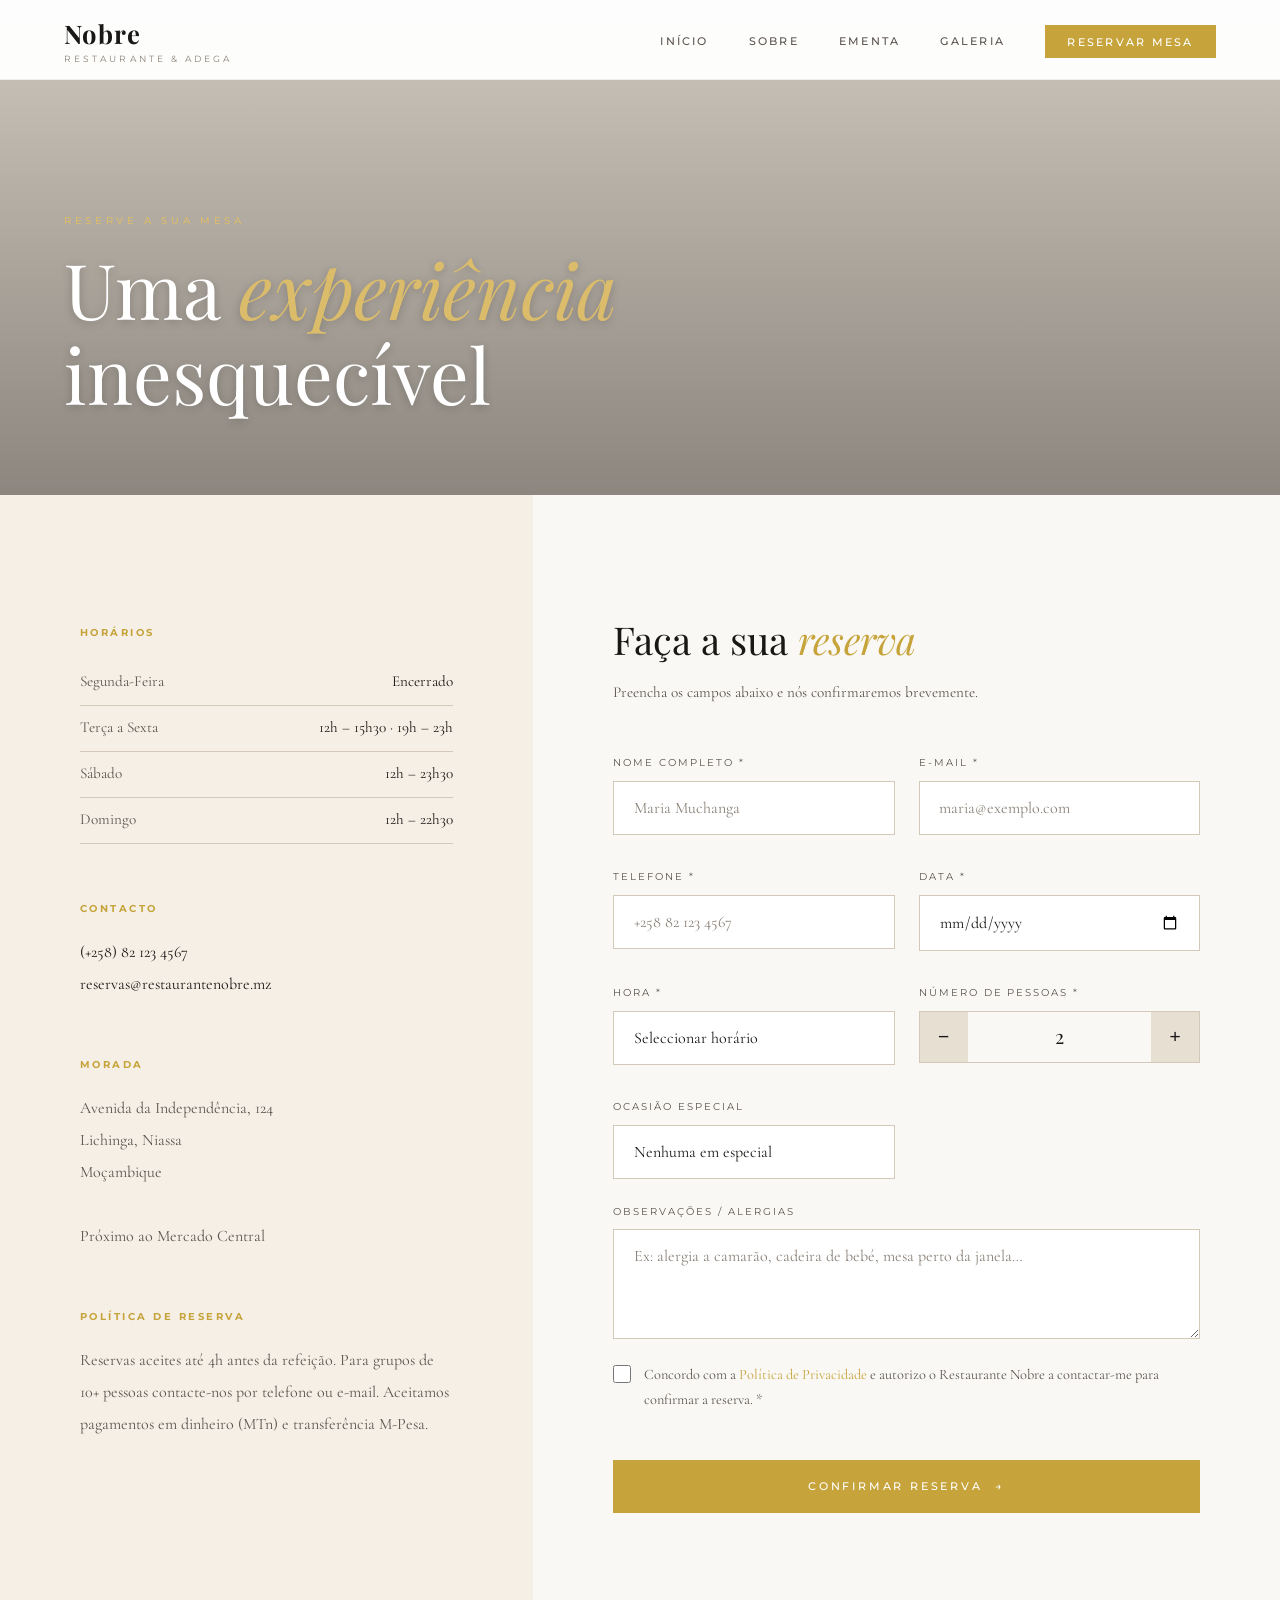
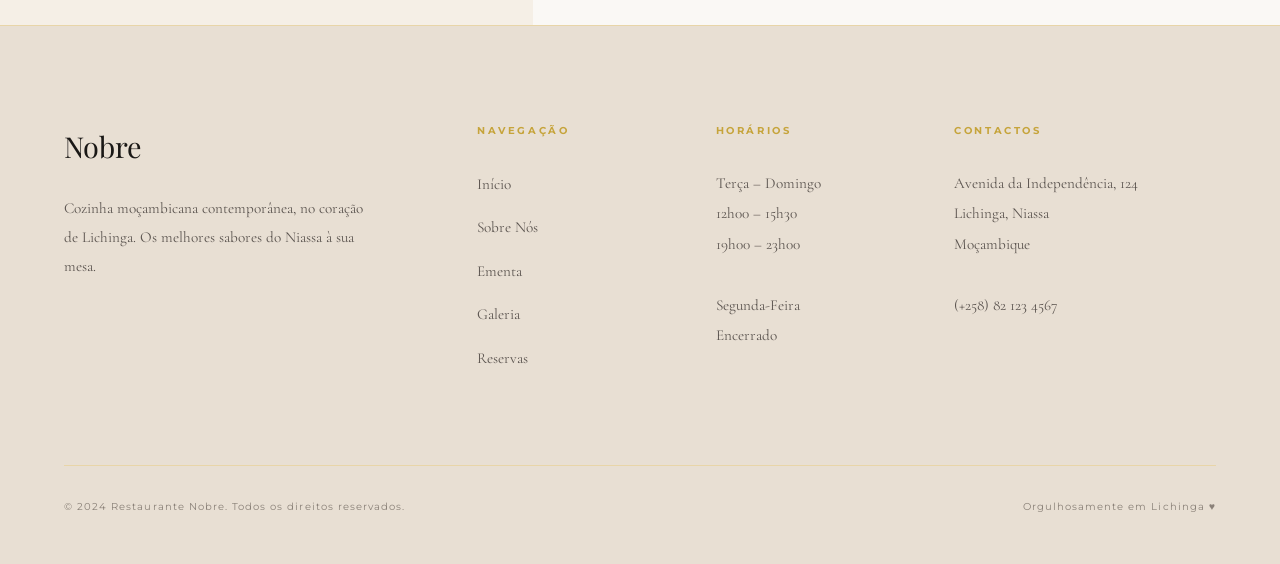
<file: reservas.html>
<!DOCTYPE html>
<html lang="pt">
<head>
  <meta charset="UTF-8" />
  <meta name="viewport" content="width=device-width, initial-scale=1.0" />
  <title>Reservas — Restaurante Nobre | Lichinga</title>
  <link rel="stylesheet" href="css/style.css" />
  <style>
    .reservas-hero-bg {
      background-image: url('https://images.unsplash.com/photo-1590859808308-3d2d9c515b1a?w=1800&q=80');
    }

    .reservas-main {
      display: grid;
      grid-template-columns: 1fr 1.4fr;
      min-height: 80vh;
    }

    .reservas-info {
      background: var(--creme);
      padding: 7rem 5rem;
      display: flex;
      flex-direction: column;
      justify-content: center;
    }

    .info-bloco {
      margin-bottom: 3.5rem;
    }

    .info-bloco h3 {
      font-family: var(--font-ui);
      font-size: 0.62rem;
      letter-spacing: 0.25em;
      text-transform: uppercase;
      color: var(--ouro);
      margin-bottom: 1.2rem;
    }

    .info-bloco p {
      font-size: 1rem;
      color: var(--cinza-escuro);
      line-height: 2;
    }

    .info-bloco a {
      color: var(--preto);
      text-decoration: none;
      transition: color 0.3s;
    }
    .info-bloco a:hover { color: var(--ouro); }

    .horario-lista { list-style: none; }

    .horario-lista li {
      display: flex;
      justify-content: space-between;
      font-size: 0.95rem;
      color: var(--cinza-escuro);
      padding: 0.6rem 0;
      border-bottom: 1px solid var(--bege);
    }

    .horario-lista li span:last-child { color: var(--preto); }

    .reservas-form-area {
      background: var(--off-white);
      padding: 7rem 5rem;
      position: relative;
    }

    .form-titulo {
      font-family: var(--font-display);
      font-size: clamp(1.8rem, 3vw, 2.5rem);
      font-weight: 400;
      color: var(--preto);
      margin-bottom: 0.5rem;
    }

    .form-titulo em { font-style: italic; color: var(--ouro); }

    .form-subtitulo {
      font-size: 0.95rem;
      color: var(--cinza-escuro);
      margin-bottom: 3rem;
    }

    .form-reserva {
      display: grid;
      grid-template-columns: 1fr 1fr;
      gap: 1.5rem;
    }

    .form-grupo {
      display: flex;
      flex-direction: column;
      gap: 0.6rem;
    }

    .form-grupo.full { grid-column: 1 / -1; }

    .form-grupo label {
      font-family: var(--font-ui);
      font-size: 0.62rem;
      letter-spacing: 0.2em;
      text-transform: uppercase;
      color: var(--cinza-escuro);
    }

    .form-grupo input,
    .form-grupo select,
    .form-grupo textarea {
      background: var(--branco);
      border: 1px solid var(--bege);
      color: var(--preto);
      font-family: var(--font-body);
      font-size: 1rem;
      padding: 1rem 1.2rem;
      outline: none;
      transition: border-color 0.3s, box-shadow 0.3s;
      width: 100%;
      border-radius: 0;
      appearance: none;
    }

    .form-grupo input:focus,
    .form-grupo select:focus,
    .form-grupo textarea:focus {
      border-color: var(--ouro);
      box-shadow: 0 0 0 2px rgba(198,164,59,0.1);
    }

    .form-grupo input::placeholder,
    .form-grupo textarea::placeholder {
      color: var(--cinza-medio);
    }

    .form-grupo select option {
      background: var(--branco);
      color: var(--preto);
    }

    .form-grupo textarea {
      resize: vertical;
      min-height: 110px;
    }

    .pessoas-input {
      display: flex;
      align-items: center;
      gap: 0;
      border: 1px solid var(--bege);
      overflow: hidden;
    }

    .pessoas-input button {
      background: var(--bege-claro);
      border: none;
      color: var(--preto);
      font-size: 1.2rem;
      width: 48px; height: 50px;
      cursor: pointer;
      transition: background 0.3s;
      flex-shrink: 0;
    }

    .pessoas-input button:hover { background: var(--bege); }

    .pessoas-num {
      flex: 1;
      text-align: center;
      font-family: var(--font-display);
      font-size: 1.2rem;
      color: var(--preto);
      background: transparent;
      border: none;
      padding: 0;
    }

    .form-check {
      display: flex;
      align-items: flex-start;
      gap: 0.8rem;
      grid-column: 1 / -1;
    }

    .form-check input[type="checkbox"] {
      width: 18px; height: 18px;
      flex-shrink: 0;
      accent-color: var(--ouro);
      margin-top: 2px;
    }

    .form-check label {
      font-family: var(--font-body);
      font-size: 0.9rem;
      color: var(--cinza-escuro);
      text-transform: none;
      letter-spacing: normal;
    }

    .form-check label a { color: var(--ouro); text-decoration: none; }

    .btn-enviar {
      grid-column: 1 / -1;
      background: var(--ouro);
      color: var(--branco);
      border: none;
      font-family: var(--font-ui);
      font-size: 0.7rem;
      font-weight: 500;
      letter-spacing: 0.25em;
      text-transform: uppercase;
      padding: 1.2rem 3rem;
      cursor: pointer;
      transition: all 0.3s;
      display: flex;
      align-items: center;
      justify-content: center;
      gap: 0.8rem;
      width: 100%;
    }

    .btn-enviar:hover { background: var(--ouro-claro); transform: translateY(-2px); }
    .btn-enviar:active { transform: translateY(0); }

    .form-grupo input.erro,
    .form-grupo select.erro {
      border-color: #c0392b;
    }

    .form-grupo .msg-erro {
      font-family: var(--font-ui);
      font-size: 0.6rem;
      color: #c0392b;
      letter-spacing: 0.1em;
      text-transform: uppercase;
    }

    .confirmacao {
      display: none;
      text-align: center;
      padding: 4rem 2rem;
    }

    .confirmacao.visivel { display: block; }

    .confirmacao-icone {
      font-size: 3rem;
      margin-bottom: 1.5rem;
    }

    .confirmacao h3 {
      font-family: var(--font-display);
      font-size: 2rem;
      color: var(--preto);
      margin-bottom: 1rem;
    }

    .confirmacao h3 em { font-style: italic; color: var(--ouro); }

    .confirmacao p {
      color: var(--cinza-escuro);
      max-width: 400px;
      margin: 0 auto 2rem;
      line-height: 1.9;
    }

    .confirmacao-detalhe {
      background: var(--branco);
      border: 1px solid var(--bege);
      padding: 2rem;
      margin: 2rem auto;
      max-width: 400px;
      text-align: left;
    }

    .det-linha {
      display: flex;
      justify-content: space-between;
      font-size: 0.9rem;
      padding: 0.5rem 0;
      border-bottom: 1px solid var(--bege);
      color: var(--cinza-escuro);
    }
    .det-linha span:last-child { color: var(--preto); font-weight: 500; }

    @media (max-width: 1024px) {
      .reservas-main { grid-template-columns: 1fr; }
      .reservas-info { padding: 4rem 1.5rem; }
      .reservas-form-area { padding: 4rem 1.5rem; }
    }

    @media (max-width: 600px) {
      .form-reserva { grid-template-columns: 1fr; }
      .form-grupo.full { grid-column: 1; }
      .btn-enviar { grid-column: 1; }
      .form-check { grid-column: 1; }
    }
  </style>
</head>
<body>

<nav>
  <a href="index.html" class="nav-logo">Nobre<span>Restaurante &amp; Adega</span></a>
  <ul class="nav-links">
    <li><a href="index.html">Início</a></li>
    <li><a href="sobre.html">Sobre</a></li>
    <li><a href="ementa.html">Ementa</a></li>
    <li><a href="galeria.html">Galeria</a></li>
    <li><a href="reservas.html" class="nav-reserva active">Reservar Mesa</a></li>
  </ul>
  <button class="nav-toggle"><span></span><span></span><span></span></button>
</nav>

<section class="page-hero">
  <div class="page-hero-bg reservas-hero-bg"></div>
  <div class="page-hero-content">
    <p class="page-hero-eyebrow">Reserve a Sua Mesa</p>
    <h1>Uma <em>experiência</em><br>inesquecível</h1>
  </div>
</section>

<div class="reservas-main">
  <!-- INFO LATERAL - MOÇAMBIQUE -->
  <aside class="reservas-info">
    <div class="info-bloco reveal">
      <h3>Horários</h3>
      <ul class="horario-lista">
        <li><span>Segunda-Feira</span><span>Encerrado</span></li>
        <li><span>Terça a Sexta</span><span>12h – 15h30 · 19h – 23h</span></li>
        <li><span>Sábado</span><span>12h – 23h30</span></li>
        <li><span>Domingo</span><span>12h – 22h30</span></li>
      </ul>
    </div>

    <div class="info-bloco reveal">
      <h3>Contacto</h3>
      <p>
        <a href="tel:+258821234567">(+258) 82 123 4567</a><br>
        <a href="mailto:reservas@restaurantenobre.mz">reservas@restaurantenobre.mz</a>
      </p>
    </div>

    <div class="info-bloco reveal">
      <h3>Morada</h3>
      <p>Avenida da Independência, 124<br>Lichinga, Niassa<br>Moçambique<br><br>Próximo ao Mercado Central</p>
    </div>

    <div class="info-bloco reveal">
      <h3>Política de Reserva</h3>
      <p>Reservas aceites até 4h antes da refeição. Para grupos de 10+ pessoas contacte-nos por telefone ou e-mail. Aceitamos pagamentos em dinheiro (MTn) e transferência M-Pesa.</p>
    </div>
  </aside>

  <!-- FORMULÁRIO -->
  <main class="reservas-form-area">
    <div id="formArea">
      <p class="form-titulo reveal">Faça a sua <em>reserva</em></p>
      <p class="form-subtitulo reveal">Preencha os campos abaixo e nós confirmaremos brevemente.</p>

      <form class="form-reserva reveal" id="formReserva" novalidate>
        <!-- NOME -->
        <div class="form-grupo">
          <label for="nome">Nome Completo *</label>
          <input type="text" id="nome" name="nome" placeholder="Maria Muchanga" />
          <span class="msg-erro" id="erroNome"></span>
        </div>

        <!-- EMAIL -->
        <div class="form-grupo">
          <label for="email">E-mail *</label>
          <input type="email" id="email" name="email" placeholder="maria@exemplo.com" />
          <span class="msg-erro" id="erroEmail"></span>
        </div>

        <!-- TELEFONE -->
        <div class="form-grupo">
          <label for="telefone">Telefone *</label>
          <input type="tel" id="telefone" name="telefone" placeholder="+258 82 123 4567" />
          <span class="msg-erro" id="erroTelefone"></span>
        </div>

        <!-- DATA -->
        <div class="form-grupo">
          <label for="data">Data *</label>
          <input type="date" id="data" name="data" />
          <span class="msg-erro" id="erroData"></span>
        </div>

        <!-- HORA -->
        <div class="form-grupo">
          <label for="hora">Hora *</label>
          <select id="hora" name="hora">
            <option value="">Seleccionar horário</option>
            <optgroup label="Almoço">
              <option>12:00</option>
              <option>12:30</option>
              <option>13:00</option>
              <option>13:30</option>
              <option>14:00</option>
              <option>14:30</option>
              <option>15:00</option>
            </optgroup>
            <optgroup label="Jantar">
              <option>19:00</option>
              <option>19:30</option>
              <option>20:00</option>
              <option>20:30</option>
              <option>21:00</option>
              <option>21:30</option>
              <option>22:00</option>
              <option>22:30</option>
            </optgroup>
          </select>
          <span class="msg-erro" id="erroHora"></span>
        </div>

        <!-- PESSOAS -->
        <div class="form-grupo">
          <label>Número de Pessoas *</label>
          <div class="pessoas-input">
            <button type="button" id="btnMenos">−</button>
            <span class="pessoas-num" id="pessoasNum">2</span>
            <input type="hidden" id="pessoas" name="pessoas" value="2" />
            <button type="button" id="btnMais">+</button>
          </div>
        </div>

        <!-- OCASIÃO -->
        <div class="form-grupo">
          <label for="ocasiao">Ocasião Especial</label>
          <select id="ocasiao" name="ocasiao">
            <option value="">Nenhuma em especial</option>
            <option>Aniversário</option>
            <option>Aniversário de Casamento</option>
            <option>Reunião de Negócios</option>
            <option>Encontro Romântico</option>
            <option>Celebração em Família</option>
            <option>Fim de Semana</option>
            <option>Outra</option>
          </select>
        </div>

        <!-- OBSERVAÇÕES -->
        <div class="form-grupo full">
          <label for="obs">Observações / Alergias</label>
          <textarea id="obs" name="obs" placeholder="Ex: alergia a camarão, cadeira de bebé, mesa perto da janela…"></textarea>
        </div>

        <!-- CONSENTIMENTO -->
        <div class="form-check">
          <input type="checkbox" id="consentimento" name="consentimento" />
          <label for="consentimento">
            Concordo com a <a href="#">Política de Privacidade</a> e autorizo o Restaurante Nobre a contactar-me para confirmar a reserva. *
          </label>
        </div>
        <span class="msg-erro" id="erroConsentimento" style="grid-column:1/-1;"></span>

        <!-- ENVIAR -->
        <button type="submit" class="btn-enviar">
          <span>Confirmar Reserva</span>
          <span>→</span>
        </button>
      </form>
    </div>

    <!-- CONFIRMAÇÃO -->
    <div class="confirmacao" id="confirmacao">
      <div class="confirmacao-icone">✦</div>
      <h3>Reserva <em>confirmada!</em></h3>
      <p>Obrigado, <strong id="confNome"></strong>. A sua reserva foi recebida com sucesso. Enviaremos uma confirmação para o seu e-mail em breve.</p>
      <div class="confirmacao-detalhe">
        <div class="det-linha"><span>Data</span><span id="confData"></span></div>
        <div class="det-linha"><span>Hora</span><span id="confHora"></span></div>
        <div class="det-linha"><span>Pessoas</span><span id="confPessoas"></span></div>
        <div class="det-linha"><span>Ocasião</span><span id="confOcasiao">—</span></div>
      </div>
      <a href="index.html" class="btn btn-outline" style="margin-top:1rem;">Voltar ao Início</a>
    </div>
  </main>
</div>

<footer>
  <div class="footer-grid">
    <div class="footer-brand">
      <span class="logo">Nobre</span>
      <p>Cozinha moçambicana contemporânea, no coração de Lichinga. Os melhores sabores do Niassa à sua mesa.</p>
    </div>
    <div class="footer-col">
      <h4>Navegação</h4>
      <ul>
        <li><a href="index.html">Início</a></li>
        <li><a href="sobre.html">Sobre Nós</a></li>
        <li><a href="ementa.html">Ementa</a></li>
        <li><a href="galeria.html">Galeria</a></li>
        <li><a href="reservas.html">Reservas</a></li>
      </ul>
    </div>
    <div class="footer-col">
      <h4>Horários</h4>
      <p>Terça – Domingo<br>12h00 – 15h30<br>19h00 – 23h00<br><br>Segunda-Feira<br>Encerrado</p>
    </div>
    <div class="footer-col">
      <h4>Contactos</h4>
      <p>Avenida da Independência, 124<br>Lichinga, Niassa<br>Moçambique<br><br>(+258) 82 123 4567</p>
    </div>
  </div>
  <div class="footer-bottom">
    <p>© 2024 Restaurante Nobre. Todos os direitos reservados.</p>
    <p>Orgulhosamente em Lichinga ♥</p>
  </div>
</footer>

<script src="js/main.js"></script>
<script>
  let numPessoas = 2;
  const pessoasNum = document.getElementById('pessoasNum');
  const pessoasInput = document.getElementById('pessoas');

  document.getElementById('btnMenos').addEventListener('click', () => {
    if (numPessoas > 1) { numPessoas--; pessoasNum.textContent = numPessoas; pessoasInput.value = numPessoas; }
  });
  document.getElementById('btnMais').addEventListener('click', () => {
    if (numPessoas < 20) { numPessoas++; pessoasNum.textContent = numPessoas; pessoasInput.value = numPessoas; }
  });

  const dataInput = document.getElementById('data');
  const hoje = new Date().toISOString().split('T')[0];
  dataInput.min = hoje;

  const form = document.getElementById('formReserva');

  function limparErros() {
    document.querySelectorAll('.msg-erro').forEach(e => e.textContent = '');
    document.querySelectorAll('.erro').forEach(e => e.classList.remove('erro'));
  }

  function mostrarErro(campo, msg) {
    const input = document.getElementById(campo);
    const erro = document.getElementById('erro' + campo.charAt(0).toUpperCase() + campo.slice(1));
    if (input) input.classList.add('erro');
    if (erro) erro.textContent = msg;
    return false;
  }

  form.addEventListener('submit', e => {
    e.preventDefault();
    limparErros();
    let valido = true;

    const nome = document.getElementById('nome').value.trim();
    const email = document.getElementById('email').value.trim();
    const telefone = document.getElementById('telefone').value.trim();
    const data = document.getElementById('data').value;
    const hora = document.getElementById('hora').value;
    const consentimento = document.getElementById('consentimento').checked;

    if (!nome) valido = mostrarErro('nome', 'O nome é obrigatório');
    if (!email || !/^[^\s@]+@[^\s@]+\.[^\s@]+$/.test(email)) valido = mostrarErro('email', 'Insira um e-mail válido');
    if (!telefone) valido = mostrarErro('telefone', 'O telefone é obrigatório');
    if (!data) valido = mostrarErro('data', 'Seleccione uma data');
    if (!hora) valido = mostrarErro('hora', 'Seleccione um horário');
    if (!consentimento) {
      document.getElementById('erroConsentimento').textContent = 'É necessário aceitar os termos';
      valido = false;
    }

    if (!valido) return;

    const ocasiao = document.getElementById('ocasiao').value || '—';
    const dataFmt = new Date(data + 'T12:00:00').toLocaleDateString('pt-PT', { weekday:'long', day:'numeric', month:'long', year:'numeric' });

    document.getElementById('confNome').textContent = nome.split(' ')[0];
    document.getElementById('confData').textContent = dataFmt;
    document.getElementById('confHora').textContent = hora + 'h';
    document.getElementById('confPessoas').textContent = numPessoas + (numPessoas === 1 ? ' pessoa' : ' pessoas');
    document.getElementById('confOcasiao').textContent = ocasiao;

    document.getElementById('formArea').style.display = 'none';
    const conf = document.getElementById('confirmacao');
    conf.style.display = 'block';
    conf.classList.add('visivel');
    conf.scrollIntoView({ behavior: 'smooth', block: 'center' });
  });
</script>
</body>
</html>
</file>
<file: css/style.css>
@import url('https://fonts.googleapis.com/css2?family=Playfair+Display:ital,wght@0,400;0,700;0,900;1,400;1,700&family=Cormorant+Garamond:ital,wght@0,300;0,400;0,600;1,300;1,400&family=Montserrat:wght@300;400;500;600&display=swap');

:root {
  /* NOVO TEMA CLARO */
  --branco: #ffffff;
  --off-white: #faf8f5;
  --creme: #f5efe6;
  --bege-claro: #e8dfd3;
  --bege: #d4c9b8;
  --cinza-claro: #e9e5df;
  --cinza-suave: #d1ccc7;
  --cinza-medio: #8a8178;
  --cinza-escuro: #5c5550;
  --preto-suave: #2c2824;
  --preto: #1a1816;
  
  --ouro: #c6a43b;
  --ouro-claro: #dbbc6b;
  --ouro-suave: #e8d5a8;
  --terracota: #d4835a;
  --verde-sabio: #8ba888;
  --azul-claro: #7f9eb5;
  
  --font-display: 'Playfair Display', serif;
  --font-body: 'Cormorant Garamond', serif;
  --font-ui: 'Montserrat', sans-serif;
}

*, *::before, *::after { box-sizing: border-box; margin: 0; padding: 0; }

html { scroll-behavior: smooth; }

body {
  font-family: var(--font-body);
  background: var(--off-white);
  color: var(--preto-suave);
  font-size: 18px;
  line-height: 1.7;
  overflow-x: hidden;
}

::-webkit-scrollbar { width: 6px; }
::-webkit-scrollbar-track { background: var(--bege-claro); }
::-webkit-scrollbar-thumb { background: var(--ouro); border-radius: 3px; }

/* NAVEGAÇÃO - TEMA CLARO */
nav {
  position: fixed;
  top: 0; left: 0; right: 0;
  z-index: 1000;
  padding: 0 4rem;
  display: flex;
  align-items: center;
  justify-content: space-between;
  height: 80px;
  transition: background 0.4s, box-shadow 0.4s;
  background: rgba(255, 255, 255, 0.96);
  backdrop-filter: blur(8px);
  border-bottom: 1px solid rgba(0, 0, 0, 0.05);
}

nav.scrolled {
  background: rgba(255, 255, 255, 0.98);
  box-shadow: 0 4px 20px rgba(0, 0, 0, 0.05);
}

.nav-logo {
  font-family: var(--font-display);
  font-size: 1.6rem;
  font-weight: 700;
  color: var(--preto);
  text-decoration: none;
  letter-spacing: 0.05em;
}

.nav-logo span {
  display: block;
  font-family: var(--font-ui);
  font-size: 0.55rem;
  font-weight: 400;
  letter-spacing: 0.35em;
  color: var(--cinza-medio);
  text-transform: uppercase;
  margin-top: -4px;
}

.nav-links {
  display: flex;
  list-style: none;
  gap: 2.5rem;
  align-items: center;
}

.nav-links a {
  font-family: var(--font-ui);
  font-size: 0.7rem;
  font-weight: 500;
  letter-spacing: 0.2em;
  text-transform: uppercase;
  color: var(--cinza-escuro);
  text-decoration: none;
  position: relative;
  transition: color 0.3s;
}

.nav-links a::after {
  content: '';
  position: absolute;
  bottom: -4px; left: 0;
  width: 0; height: 1.5px;
  background: var(--ouro);
  transition: width 0.3s;
}

.nav-links a:hover,
.nav-links a.active {
  color: var(--ouro);
}

.nav-links a:hover::after,
.nav-links a.active::after { width: 100%; }

.nav-reserva {
  background: var(--ouro) !important;
  color: var(--branco) !important;
  padding: 0.6rem 1.4rem !important;
  border-radius: 0 !important;
}

.nav-reserva::after { display: none !important; }
.nav-reserva:hover { background: var(--ouro-claro) !important; }

.nav-toggle {
  display: none;
  flex-direction: column;
  gap: 5px;
  cursor: pointer;
  background: none;
  border: none;
  padding: 4px;
}
.nav-toggle span {
  display: block;
  width: 24px; height: 1.5px;
  background: var(--preto);
  transition: all 0.3s;
}

/* PAGE HERO - TEMA CLARO */
.page-hero {
  min-height: 55vh;
  display: flex;
  align-items: flex-end;
  padding: 0 4rem 5rem;
  position: relative;
  overflow: hidden;
  background: var(--bege-claro);
}

.page-hero::before {
  content: '';
  position: absolute;
  inset: 0;
  background: linear-gradient(to bottom, rgba(0,0,0,0.1) 0%, rgba(0,0,0,0.4) 100%);
  z-index: 1;
}

.page-hero-bg {
  position: absolute;
  inset: 0;
  background-size: cover;
  background-position: center;
  transform: scale(1.05);
  transition: transform 8s ease;
  z-index: 0;
}

.page-hero:hover .page-hero-bg { transform: scale(1); }

.page-hero-content {
  position: relative;
  z-index: 2;
  max-width: 900px;
}

.page-hero-eyebrow {
  font-family: var(--font-ui);
  font-size: 0.65rem;
  letter-spacing: 0.35em;
  text-transform: uppercase;
  color: var(--ouro-claro);
  margin-bottom: 1rem;
  font-weight: 500;
}

.page-hero h1 {
  font-family: var(--font-display);
  font-size: clamp(2.8rem, 6vw, 5rem);
  font-weight: 400;
  line-height: 1.1;
  color: var(--branco);
  text-shadow: 0 2px 10px rgba(0,0,0,0.2);
}

.page-hero h1 em {
  font-style: italic;
  color: var(--ouro-claro);
}

/* SECÇÕES GERAIS - TEMA CLARO */
.secao {
  padding: 8rem 4rem;
}

.secao-topo {
  max-width: 600px;
  margin-bottom: 5rem;
}

.secao-eyebrow {
  font-family: var(--font-ui);
  font-size: 0.65rem;
  letter-spacing: 0.35em;
  text-transform: uppercase;
  color: var(--ouro);
  margin-bottom: 1.2rem;
  display: block;
  font-weight: 500;
}

.secao h2 {
  font-family: var(--font-display);
  font-size: clamp(2rem, 4vw, 3.2rem);
  font-weight: 400;
  line-height: 1.15;
  color: var(--preto);
  margin-bottom: 1.5rem;
}

.secao h2 em { font-style: italic; color: var(--ouro); }

.secao p {
  color: var(--cinza-escuro);
  font-size: 1.05rem;
  line-height: 1.9;
}

/* BOTÕES - TEMA CLARO */
.btn {
  display: inline-block;
  font-family: var(--font-ui);
  font-size: 0.68rem;
  font-weight: 500;
  letter-spacing: 0.2em;
  text-transform: uppercase;
  text-decoration: none;
  padding: 1rem 2.5rem;
  border: none;
  cursor: pointer;
  transition: all 0.3s;
  position: relative;
  overflow: hidden;
}

.btn-ouro {
  background: var(--ouro);
  color: var(--branco);
}
.btn-ouro:hover { background: var(--ouro-claro); }

.btn-outline {
  background: transparent;
  color: var(--ouro);
  border: 1px solid var(--ouro);
}
.btn-outline:hover {
  background: var(--ouro);
  color: var(--branco);
}

/* DIVISOR */
.divisor {
  display: flex;
  align-items: center;
  gap: 1.5rem;
  margin: 3rem 0;
}
.divisor::before, .divisor::after {
  content: '';
  flex: 1;
  height: 1px;
  background: linear-gradient(to right, transparent, var(--ouro));
}
.divisor::before { background: linear-gradient(to left, transparent, var(--ouro)); }
.divisor-icon {
  color: var(--ouro);
  font-size: 1.2rem;
}

/* FOOTER - TEMA CLARO */
footer {
  background: var(--bege-claro);
  padding: 6rem 4rem 3rem;
  border-top: 1px solid var(--ouro-suave);
}

.footer-grid {
  display: grid;
  grid-template-columns: 2fr 1fr 1fr 1.5fr;
  gap: 4rem;
  margin-bottom: 5rem;
}

.footer-brand .logo {
  font-family: var(--font-display);
  font-size: 1.8rem;
  color: var(--preto);
  margin-bottom: 1.5rem;
  display: block;
}

.footer-brand p {
  font-size: 0.95rem;
  color: var(--cinza-escuro);
  line-height: 1.9;
  max-width: 300px;
}

.footer-col h4 {
  font-family: var(--font-ui);
  font-size: 0.65rem;
  letter-spacing: 0.25em;
  text-transform: uppercase;
  color: var(--ouro);
  margin-bottom: 1.8rem;
}

.footer-col ul { list-style: none; }

.footer-col ul li {
  margin-bottom: 0.8rem;
}

.footer-col ul li a {
  font-family: var(--font-body);
  font-size: 0.95rem;
  color: var(--cinza-escuro);
  text-decoration: none;
  transition: color 0.3s;
}
.footer-col ul li a:hover { color: var(--ouro); }

.footer-col p {
  font-size: 0.95rem;
  color: var(--cinza-escuro);
  line-height: 2;
}

.footer-bottom {
  border-top: 1px solid var(--ouro-suave);
  padding-top: 2rem;
  display: flex;
  justify-content: space-between;
  align-items: center;
}

.footer-bottom p {
  font-family: var(--font-ui);
  font-size: 0.65rem;
  color: var(--cinza-medio);
  letter-spacing: 0.1em;
}

/* ANIMAÇÕES REVEAL */
.reveal {
  opacity: 0;
  transform: translateY(30px);
  transition: opacity 0.8s ease, transform 0.8s ease;
}

.reveal.visible {
  opacity: 1;
  transform: translateY(0);
}

.reveal-delay-1 { transition-delay: 0.1s; }
.reveal-delay-2 { transition-delay: 0.2s; }
.reveal-delay-3 { transition-delay: 0.3s; }
.reveal-delay-4 { transition-delay: 0.4s; }

/* ============================================ */
/* ESTILOS ESPECÍFICOS PARA CADA PÁGINA */
/* ============================================ */

/* --- PÁGINA INICIAL (index.html) --- */
.hero {
  height: 100vh;
  position: relative;
  display: flex;
  align-items: center;
  overflow: hidden;
}

.hero-bg {
  position: absolute;
  inset: 0;
  background: url('https://images.unsplash.com/photo-1414235077428-338989a2e8c0?w=1800&q=80') center/cover no-repeat;
  transform: scale(1.05);
  transition: transform 0.1s linear;
}

.hero-bg::after {
  content: '';
  position: absolute;
  inset: 0;
  background: linear-gradient(135deg, rgba(0,0,0,0.55) 0%, rgba(0,0,0,0.25) 60%, rgba(0,0,0,0.1) 100%);
}

.hero-content {
  position: relative;
  z-index: 2;
  padding: 0 4rem;
  max-width: 800px;
}

.hero-eyebrow {
  font-family: var(--font-ui);
  font-size: 0.65rem;
  letter-spacing: 0.4em;
  text-transform: uppercase;
  color: var(--ouro-claro);
  margin-bottom: 2rem;
  opacity: 0;
  animation: fadeUp 1s 0.3s forwards;
}

.hero h1 {
  font-family: var(--font-display);
  font-size: clamp(3.5rem, 8vw, 7rem);
  font-weight: 400;
  line-height: 1.0;
  color: var(--branco);
  margin-bottom: 2rem;
  opacity: 0;
  animation: fadeUp 1s 0.5s forwards;
  text-shadow: 0 2px 15px rgba(0,0,0,0.3);
}

.hero h1 em {
  display: block;
  font-style: italic;
  color: var(--ouro-claro);
  font-weight: 300;
}

.hero-desc {
  font-family: var(--font-body);
  font-size: 1.15rem;
  color: rgba(255, 255, 255, 0.85);
  max-width: 480px;
  line-height: 1.9;
  margin-bottom: 3rem;
  opacity: 0;
  animation: fadeUp 1s 0.7s forwards;
}

.hero-actions {
  display: flex;
  gap: 1.2rem;
  flex-wrap: wrap;
  opacity: 0;
  animation: fadeUp 1s 0.9s forwards;
}

.hero-scroll {
  position: absolute;
  bottom: 3rem;
  left: 50%;
  transform: translateX(-50%);
  z-index: 2;
  display: flex;
  flex-direction: column;
  align-items: center;
  gap: 0.6rem;
  opacity: 0;
  animation: fadeIn 1s 1.4s forwards;
}

.hero-scroll span {
  font-family: var(--font-ui);
  font-size: 0.58rem;
  letter-spacing: 0.3em;
  color: rgba(255,255,255,0.7);
  text-transform: uppercase;
}

.scroll-line {
  width: 1px;
  height: 50px;
  background: linear-gradient(to bottom, var(--ouro), transparent);
  animation: scrollDrop 2s ease-in-out infinite;
}

.sobre-home {
  display: grid;
  grid-template-columns: 1fr 1fr;
  gap: 0;
  background: var(--off-white);
}

.sobre-img {
  position: relative;
  min-height: 600px;
  overflow: hidden;
}

.sobre-img img {
  width: 100%;
  height: 100%;
  object-fit: cover;
  transition: transform 8s ease;
}
.sobre-img:hover img { transform: scale(1.05); }

.sobre-img-badge {
  position: absolute;
  bottom: 3rem;
  right: -1.5rem;
  background: var(--ouro);
  color: var(--branco);
  padding: 2rem;
  width: 160px;
  height: 160px;
  border-radius: 50%;
  display: flex;
  flex-direction: column;
  align-items: center;
  justify-content: center;
  text-align: center;
  z-index: 2;
}

.sobre-img-badge .anos {
  font-family: var(--font-display);
  font-size: 2.5rem;
  font-weight: 700;
  line-height: 1;
}
.sobre-img-badge .label {
  font-family: var(--font-ui);
  font-size: 0.58rem;
  letter-spacing: 0.15em;
  text-transform: uppercase;
  margin-top: 0.3rem;
}

.sobre-texto {
  background: var(--creme);
  padding: 8rem 6rem;
  display: flex;
  flex-direction: column;
  justify-content: center;
}

.sobre-quote {
  font-family: var(--font-display);
  font-size: 1.4rem;
  font-style: italic;
  color: var(--ouro);
  line-height: 1.6;
  margin: 2rem 0;
  padding-left: 1.5rem;
  border-left: 2px solid var(--ouro);
}

.especialidades { background: var(--off-white); }

.esp-grid {
  display: grid;
  grid-template-columns: repeat(3, 1fr);
  gap: 2px;
  margin-top: 4rem;
}

.esp-card {
  position: relative;
  aspect-ratio: 3/4;
  overflow: hidden;
  cursor: pointer;
}

.esp-card img {
  width: 100%;
  height: 100%;
  object-fit: cover;
  transition: transform 0.6s ease;
}

.esp-card:hover img { transform: scale(1.08); }

.esp-card-overlay {
  position: absolute;
  inset: 0;
  background: linear-gradient(to top, rgba(0,0,0,0.85) 0%, transparent 50%);
  display: flex;
  flex-direction: column;
  justify-content: flex-end;
  padding: 2rem;
  transition: background 0.4s;
}

.esp-card:hover .esp-card-overlay {
  background: linear-gradient(to top, rgba(0,0,0,0.9) 0%, rgba(0,0,0,0.2) 60%);
}

.esp-num {
  font-family: var(--font-display);
  font-size: 3rem;
  font-weight: 700;
  color: rgba(198, 164, 59, 0.3);
  line-height: 1;
  margin-bottom: 0.3rem;
}

.esp-card-overlay h3 {
  font-family: var(--font-display);
  font-size: 1.4rem;
  font-weight: 400;
  color: var(--branco);
}

.esp-card-overlay p {
  font-size: 0.9rem;
  color: rgba(255,255,255,0.7);
  margin-top: 0.5rem;
  max-height: 0;
  overflow: hidden;
  transition: max-height 0.4s;
}

.esp-card:hover .esp-card-overlay p { max-height: 60px; }

.numeros {
  background: var(--ouro);
  padding: 6rem 4rem;
}

.numeros-grid {
  display: grid;
  grid-template-columns: repeat(4, 1fr);
  gap: 2rem;
  text-align: center;
}

.numero-item h3 {
  font-family: var(--font-display);
  font-size: clamp(2.5rem, 5vw, 4rem);
  font-weight: 700;
  color: var(--branco);
  line-height: 1;
}

.numero-item p {
  font-family: var(--font-ui);
  font-size: 0.65rem;
  letter-spacing: 0.2em;
  text-transform: uppercase;
  color: rgba(255,255,255,0.8);
  margin-top: 0.5rem;
}

.testemunhos { 
  background: var(--creme); 
}

.test-grid {
  display: grid;
  grid-template-columns: repeat(3, 1fr);
  gap: 2rem;
  margin-top: 4rem;
}

.test-card {
  background: var(--branco);
  border: 1px solid var(--bege);
  padding: 2.5rem;
  position: relative;
  box-shadow: 0 5px 20px rgba(0,0,0,0.03);
}

.test-card::before {
  content: '"';
  position: absolute;
  top: 1rem; right: 2rem;
  font-family: var(--font-display);
  font-size: 5rem;
  color: var(--ouro-suave);
  line-height: 1;
}

.test-estrelas {
  color: var(--ouro);
  font-size: 0.9rem;
  letter-spacing: 0.1em;
  margin-bottom: 1rem;
}

.test-card p {
  font-family: var(--font-body);
  font-style: italic;
  font-size: 1rem;
  color: var(--cinza-escuro);
  line-height: 1.8;
  margin-bottom: 1.5rem;
}

.test-autor {
  font-family: var(--font-ui);
  font-size: 0.65rem;
  letter-spacing: 0.15em;
  text-transform: uppercase;
  color: var(--ouro);
}

/* --- PÁGINA SOBRE (sobre.html) --- */
.historia { 
  background: var(--creme); 
}

.timeline {
  position: relative;
  max-width: 900px;
  margin: 4rem auto 0;
  padding-left: 3rem;
}

.timeline::before {
  content: '';
  position: absolute;
  left: 0; top: 0; bottom: 0;
  width: 2px;
  background: linear-gradient(to bottom, var(--ouro), var(--ouro-suave));
}

.timeline-item {
  position: relative;
  padding: 0 0 4rem 3rem;
}

.timeline-item::before {
  content: '';
  position: absolute;
  left: -5px; top: 6px;
  width: 11px; height: 11px;
  border-radius: 50%;
  background: var(--ouro);
  border: 2px solid var(--creme);
  box-shadow: 0 0 0 3px rgba(198,164,59,0.2);
}

.timeline-ano {
  font-family: var(--font-display);
  font-size: 2.5rem;
  font-weight: 700;
  color: var(--ouro-suave);
  line-height: 1;
  margin-bottom: 0.3rem;
}

.timeline-item h3 {
  font-family: var(--font-display);
  font-size: 1.4rem;
  font-weight: 400;
  color: var(--preto);
  margin-bottom: 0.8rem;
}

.timeline-item p {
  font-size: 1rem;
  color: var(--cinza-escuro);
  max-width: 600px;
}

.equipa { 
  background: var(--off-white); 
}

.equipa-grid {
  display: grid;
  grid-template-columns: repeat(3, 1fr);
  gap: 3rem;
  margin-top: 4rem;
}

.equipa-card { text-align: center; }

.equipa-foto {
  width: 180px; height: 180px;
  border-radius: 50%;
  object-fit: cover;
  margin: 0 auto 1.5rem;
  border: 3px solid var(--bege);
  display: block;
  transition: border-color 0.3s, transform 0.4s;
}

.equipa-card:hover .equipa-foto {
  border-color: var(--ouro);
  transform: scale(1.03);
}

.equipa-card h3 {
  font-family: var(--font-display);
  font-size: 1.3rem;
  color: var(--preto);
  margin-bottom: 0.3rem;
}

.equipa-cargo {
  font-family: var(--font-ui);
  font-size: 0.62rem;
  letter-spacing: 0.2em;
  text-transform: uppercase;
  color: var(--ouro);
  display: block;
  margin-bottom: 1rem;
}

.equipa-card p {
  font-size: 0.95rem;
  color: var(--cinza-escuro);
  line-height: 1.8;
}

.valores { 
  background: var(--creme); 
}

.valores-grid {
  display: grid;
  grid-template-columns: repeat(2, 1fr);
  gap: 2rem;
  margin-top: 4rem;
}

.valor-card {
  padding: 3rem;
  background: var(--branco);
  border: 1px solid var(--bege);
  position: relative;
  overflow: hidden;
  transition: all 0.3s;
  box-shadow: 0 5px 15px rgba(0,0,0,0.03);
}

.valor-card:hover { 
  border-color: var(--ouro);
  transform: translateY(-5px);
}

.valor-num {
  font-family: var(--font-display);
  font-size: 5rem;
  font-weight: 700;
  color: var(--ouro-suave);
  position: absolute;
  top: 0.5rem; right: 1.5rem;
  line-height: 1;
  pointer-events: none;
}

.valor-icone {
  font-size: 1.8rem;
  margin-bottom: 1.2rem;
  display: block;
}

.valor-card h3 {
  font-family: var(--font-display);
  font-size: 1.3rem;
  color: var(--preto);
  margin-bottom: 0.8rem;
}

.valor-card p {
  font-size: 0.95rem;
  color: var(--cinza-escuro);
  line-height: 1.8;
}

/* --- PÁGINA RESERVAS (reservas.html) --- */
.reservas-main {
  display: grid;
  grid-template-columns: 1fr 1.4fr;
  min-height: 80vh;
}

.reservas-info {
  background: var(--creme);
  padding: 7rem 5rem;
  display: flex;
  flex-direction: column;
  justify-content: center;
}

.info-bloco {
  margin-bottom: 3.5rem;
}

.info-bloco h3 {
  font-family: var(--font-ui);
  font-size: 0.62rem;
  letter-spacing: 0.25em;
  text-transform: uppercase;
  color: var(--ouro);
  margin-bottom: 1.2rem;
}

.info-bloco p {
  font-size: 1rem;
  color: var(--cinza-escuro);
  line-height: 2;
}

.info-bloco a {
  color: var(--preto);
  text-decoration: none;
  transition: color 0.3s;
}
.info-bloco a:hover { color: var(--ouro); }

.horario-lista { list-style: none; }

.horario-lista li {
  display: flex;
  justify-content: space-between;
  font-size: 0.95rem;
  color: var(--cinza-escuro);
  padding: 0.6rem 0;
  border-bottom: 1px solid var(--bege);
}

.horario-lista li span:last-child { color: var(--preto); }

.reservas-form-area {
  background: var(--off-white);
  padding: 7rem 5rem;
  position: relative;
}

.form-titulo {
  font-family: var(--font-display);
  font-size: clamp(1.8rem, 3vw, 2.5rem);
  font-weight: 400;
  color: var(--preto);
  margin-bottom: 0.5rem;
}

.form-titulo em { font-style: italic; color: var(--ouro); }

.form-subtitulo {
  font-size: 0.95rem;
  color: var(--cinza-escuro);
  margin-bottom: 3rem;
}

.form-reserva {
  display: grid;
  grid-template-columns: 1fr 1fr;
  gap: 1.5rem;
}

.form-grupo {
  display: flex;
  flex-direction: column;
  gap: 0.6rem;
}

.form-grupo.full { grid-column: 1 / -1; }

.form-grupo label {
  font-family: var(--font-ui);
  font-size: 0.62rem;
  letter-spacing: 0.2em;
  text-transform: uppercase;
  color: var(--cinza-escuro);
}

.form-grupo input,
.form-grupo select,
.form-grupo textarea {
  background: var(--branco);
  border: 1px solid var(--bege);
  color: var(--preto);
  font-family: var(--font-body);
  font-size: 1rem;
  padding: 1rem 1.2rem;
  outline: none;
  transition: border-color 0.3s, box-shadow 0.3s;
  width: 100%;
  border-radius: 0;
  appearance: none;
}

.form-grupo input:focus,
.form-grupo select:focus,
.form-grupo textarea:focus {
  border-color: var(--ouro);
  box-shadow: 0 0 0 2px rgba(198,164,59,0.1);
}

.form-grupo input::placeholder,
.form-grupo textarea::placeholder {
  color: var(--cinza-medio);
}

.form-grupo select option {
  background: var(--branco);
  color: var(--preto);
}

.form-grupo textarea {
  resize: vertical;
  min-height: 110px;
}

.pessoas-input {
  display: flex;
  align-items: center;
  gap: 0;
  border: 1px solid var(--bege);
  overflow: hidden;
}

.pessoas-input button {
  background: var(--bege-claro);
  border: none;
  color: var(--preto);
  font-size: 1.2rem;
  width: 48px; height: 50px;
  cursor: pointer;
  transition: background 0.3s;
  flex-shrink: 0;
}

.pessoas-input button:hover { background: var(--bege); }

.pessoas-num {
  flex: 1;
  text-align: center;
  font-family: var(--font-display);
  font-size: 1.2rem;
  color: var(--preto);
  background: transparent;
  border: none;
  padding: 0;
}

.form-check {
  display: flex;
  align-items: flex-start;
  gap: 0.8rem;
  grid-column: 1 / -1;
}

.form-check input[type="checkbox"] {
  width: 18px; height: 18px;
  flex-shrink: 0;
  accent-color: var(--ouro);
  margin-top: 2px;
}

.form-check label {
  font-family: var(--font-body);
  font-size: 0.9rem;
  color: var(--cinza-escuro);
  text-transform: none;
  letter-spacing: normal;
}

.form-check label a { color: var(--ouro); text-decoration: none; }

.btn-enviar {
  grid-column: 1 / -1;
  background: var(--ouro);
  color: var(--branco);
  border: none;
  font-family: var(--font-ui);
  font-size: 0.7rem;
  font-weight: 500;
  letter-spacing: 0.25em;
  text-transform: uppercase;
  padding: 1.2rem 3rem;
  cursor: pointer;
  transition: all 0.3s;
  display: flex;
  align-items: center;
  justify-content: center;
  gap: 0.8rem;
  width: 100%;
}

.btn-enviar:hover { background: var(--ouro-claro); transform: translateY(-2px); }
.btn-enviar:active { transform: translateY(0); }

.form-grupo input.erro,
.form-grupo select.erro {
  border-color: #c0392b;
}

.form-grupo .msg-erro {
  font-family: var(--font-ui);
  font-size: 0.6rem;
  color: #c0392b;
  letter-spacing: 0.1em;
  text-transform: uppercase;
}

.confirmacao {
  display: none;
  text-align: center;
  padding: 4rem 2rem;
}

.confirmacao.visivel { display: block; }

.confirmacao-icone {
  font-size: 3rem;
  margin-bottom: 1.5rem;
}

.confirmacao h3 {
  font-family: var(--font-display);
  font-size: 2rem;
  color: var(--preto);
  margin-bottom: 1rem;
}

.confirmacao h3 em { font-style: italic; color: var(--ouro); }

.confirmacao p {
  color: var(--cinza-escuro);
  max-width: 400px;
  margin: 0 auto 2rem;
  line-height: 1.9;
}

.confirmacao-detalhe {
  background: var(--branco);
  border: 1px solid var(--bege);
  padding: 2rem;
  margin: 2rem auto;
  max-width: 400px;
  text-align: left;
}

.det-linha {
  display: flex;
  justify-content: space-between;
  font-size: 0.9rem;
  padding: 0.5rem 0;
  border-bottom: 1px solid var(--bege);
  color: var(--cinza-escuro);
}
.det-linha span:last-child { color: var(--preto); font-weight: 500; }

/* --- PÁGINA GALERIA (galeria.html) --- */
.galeria-main { 
  background: var(--off-white); 
  padding: 6rem 4rem; 
}

.galeria-filtros {
  display: flex;
  gap: 0.5rem;
  flex-wrap: wrap;
  margin-bottom: 4rem;
}

.gal-btn {
  font-family: var(--font-ui);
  font-size: 0.62rem;
  letter-spacing: 0.18em;
  text-transform: uppercase;
  padding: 0.6rem 1.4rem;
  background: transparent;
  color: var(--cinza-escuro);
  border: 1px solid var(--bege);
  cursor: pointer;
  transition: all 0.3s;
}

.gal-btn:hover, .gal-btn.activo {
  background: var(--ouro);
  color: var(--branco);
  border-color: var(--ouro);
}

.gal-grid {
  columns: 3;
  column-gap: 4px;
}

.gal-item {
  break-inside: avoid;
  position: relative;
  overflow: hidden;
  margin-bottom: 4px;
  cursor: pointer;
}

.gal-item img {
  width: 100%;
  display: block;
  transition: transform 0.6s ease;
}

.gal-item:hover img { transform: scale(1.06); }

.gal-item-overlay {
  position: absolute;
  inset: 0;
  background: rgba(0,0,0,0);
  display: flex;
  align-items: flex-end;
  padding: 1.5rem;
  transition: background 0.4s;
}

.gal-item:hover .gal-item-overlay {
  background: rgba(0,0,0,0.5);
}

.gal-item-label {
  font-family: var(--font-display);
  font-size: 1rem;
  color: var(--branco);
  transform: translateY(10px);
  opacity: 0;
  transition: all 0.3s;
}

.gal-item:hover .gal-item-label {
  opacity: 1;
  transform: translateY(0);
}

.gal-item.oculto { display: none; }

.lightbox {
  position: fixed;
  inset: 0;
  background: rgba(0,0,0,0.95);
  z-index: 9999;
  display: flex;
  align-items: center;
  justify-content: center;
  opacity: 0;
  pointer-events: none;
  transition: opacity 0.3s;
}

.lightbox.aberto {
  opacity: 1;
  pointer-events: all;
}

.lightbox img {
  max-width: 90vw;
  max-height: 85vh;
  object-fit: contain;
  box-shadow: 0 30px 100px rgba(0,0,0,0.8);
}

.lightbox-fechar {
  position: absolute;
  top: 2rem; right: 2rem;
  background: none;
  border: 1px solid rgba(255,255,255,0.2);
  color: var(--branco);
  font-size: 1.5rem;
  width: 50px; height: 50px;
  cursor: pointer;
  display: flex;
  align-items: center;
  justify-content: center;
  transition: all 0.3s;
}
.lightbox-fechar:hover { background: var(--ouro); color: var(--preto); }

.lightbox-caption {
  position: absolute;
  bottom: 2rem; left: 50%;
  transform: translateX(-50%);
  font-family: var(--font-display);
  font-style: italic;
  font-size: 1rem;
  color: rgba(255,255,255,0.6);
  text-align: center;
}

.lightbox-nav {
  position: absolute;
  top: 50%;
  transform: translateY(-50%);
  background: none;
  border: 1px solid rgba(255,255,255,0.2);
  color: var(--branco);
  font-size: 1.5rem;
  width: 50px; height: 80px;
  cursor: pointer;
  transition: all 0.3s;
}
.lightbox-nav:hover { background: rgba(255,255,255,0.1); }
.lightbox-prev { left: 2rem; }
.lightbox-next { right: 2rem; }

/* --- PÁGINA EMENTA (ementa.html) --- */
.ementa-main { 
  background: var(--off-white); 
  padding: 6rem 4rem; 
}

.ementa-filtros {
  display: flex;
  gap: 0.5rem;
  flex-wrap: wrap;
  margin-bottom: 5rem;
  border-bottom: 1px solid var(--bege);
  padding-bottom: 2rem;
}

.filtro-btn {
  font-family: var(--font-ui);
  font-size: 0.65rem;
  font-weight: 500;
  letter-spacing: 0.18em;
  text-transform: uppercase;
  padding: 0.7rem 1.6rem;
  background: transparent;
  color: var(--cinza-escuro);
  border: 1px solid var(--bege);
  cursor: pointer;
  transition: all 0.3s;
}

.filtro-btn:hover,
.filtro-btn.activo {
  background: var(--ouro);
  color: var(--branco);
  border-color: var(--ouro);
}

.categoria-titulo {
  font-family: var(--font-display);
  font-size: clamp(1.5rem, 3vw, 2.2rem);
  font-weight: 400;
  color: var(--preto);
  margin-bottom: 0.5rem;
}

.categoria-titulo em { font-style: italic; color: var(--ouro); }

.categoria-desc {
  font-size: 0.95rem;
  color: var(--cinza-escuro);
  margin-bottom: 3rem;
  max-width: 500px;
}

.prato-list { list-style: none; }

.prato-item {
  display: grid;
  grid-template-columns: 1fr auto;
  align-items: start;
  gap: 2rem;
  padding: 2rem 0;
  border-bottom: 1px solid var(--bege);
  transition: border-color 0.3s;
}

.prato-item:hover {
  border-bottom-color: var(--ouro);
}

.prato-info { display: flex; gap: 1.5rem; align-items: flex-start; }

.prato-img {
  width: 90px; height: 90px;
  object-fit: cover;
  flex-shrink: 0;
  opacity: 0.85;
  transition: opacity 0.3s;
}

.prato-item:hover .prato-img { opacity: 1; }

.prato-nome {
  font-family: var(--font-display);
  font-size: 1.2rem;
  color: var(--preto);
  margin-bottom: 0.3rem;
}

.prato-descricao {
  font-size: 0.9rem;
  color: var(--cinza-escuro);
  line-height: 1.7;
  margin-bottom: 0.5rem;
}

.prato-tags { display: flex; gap: 0.5rem; flex-wrap: wrap; }

.prato-tag {
  font-family: var(--font-ui);
  font-size: 0.55rem;
  letter-spacing: 0.15em;
  text-transform: uppercase;
  padding: 0.25rem 0.7rem;
  border: 1px solid var(--bege);
  color: var(--cinza-medio);
}

.prato-preco {
  font-family: var(--font-display);
  font-size: 1.3rem;
  font-weight: 400;
  color: var(--ouro);
  white-space: nowrap;
  padding-top: 1rem;
}

.ementa-secao {
  margin-bottom: 6rem;
}

.ementa-secao.oculto { display: none; }

.ementa-nota {
  background: var(--creme);
  padding: 3rem 4rem;
  display: flex;
  gap: 4rem;
  align-items: start;
  border-top: 1px solid var(--bege);
}

.nota-icones { display: flex; gap: 2rem; flex-wrap: wrap; }

.nota-item {
  display: flex;
  align-items: center;
  gap: 0.7rem;
  font-family: var(--font-ui);
  font-size: 0.65rem;
  letter-spacing: 0.1em;
  color: var(--cinza-escuro);
  text-transform: uppercase;
}

.nota-item span:first-child { font-size: 1rem; }

/* KEYFRAMES */
@keyframes fadeUp {
  from { opacity: 0; transform: translateY(25px); }
  to   { opacity: 1; transform: translateY(0); }
}
@keyframes fadeIn {
  from { opacity: 0; }
  to   { opacity: 1; }
}
@keyframes scrollDrop {
  0%, 100% { transform: scaleY(1); opacity: 0.5; }
  50% { transform: scaleY(1.3); opacity: 1; }
}

/* RESPONSIVIDADE */
@media (max-width: 1024px) {
  .esp-grid { grid-template-columns: 1fr 1fr; }
  .numeros-grid { grid-template-columns: repeat(2, 1fr); }
  .test-grid { grid-template-columns: 1fr; }
  .footer-grid { grid-template-columns: 1fr 1fr; }
  .equipa-grid { grid-template-columns: 1fr 1fr; }
  .valores-grid { grid-template-columns: 1fr; }
}

@media (max-width: 768px) {
  nav { padding: 0 1.5rem; }
  
  .nav-links {
    position: fixed;
    top: 80px; left: 0; right: 0;
    background: rgba(255, 255, 255, 0.98);
    flex-direction: column;
    padding: 2rem 1.5rem;
    gap: 1.5rem;
    transform: translateY(-120%);
    transition: transform 0.4s;
    border-top: 1px solid var(--bege);
    box-shadow: 0 10px 30px rgba(0,0,0,0.05);
  }
  .nav-links.open { transform: translateY(0); }
  .nav-toggle { display: flex; }
  
  .secao { padding: 5rem 1.5rem; }
  .page-hero { padding: 0 1.5rem 3rem; min-height: 60vh; }
  .footer-grid { grid-template-columns: 1fr; gap: 2.5rem; }
  footer { padding: 4rem 1.5rem 2rem; }
  .footer-bottom { flex-direction: column; gap: 1rem; text-align: center; }
  
  .sobre-home { grid-template-columns: 1fr; }
  .sobre-texto { padding: 4rem 1.5rem; }
  .sobre-img-badge { right: 1rem; }
  .esp-grid { grid-template-columns: 1fr; }
  .hero-content { padding: 0 1.5rem; }
  .numeros-grid { grid-template-columns: repeat(2, 1fr); }
  .reservas-main { grid-template-columns: 1fr; }
  .reservas-info { padding: 4rem 1.5rem; }
  .reservas-form-area { padding: 4rem 1.5rem; }
  .galeria-main { padding: 4rem 1.5rem; }
  .gal-grid { columns: 2; }
  .ementa-main { padding: 4rem 1.5rem; }
  .equipa-grid { grid-template-columns: 1fr; }
  .prato-img { width: 60px; height: 60px; }
  .ementa-nota { flex-direction: column; gap: 1.5rem; padding: 2rem 1.5rem; }
}

@media (max-width: 480px) {
  .gal-grid { columns: 1; }
}
</file>
